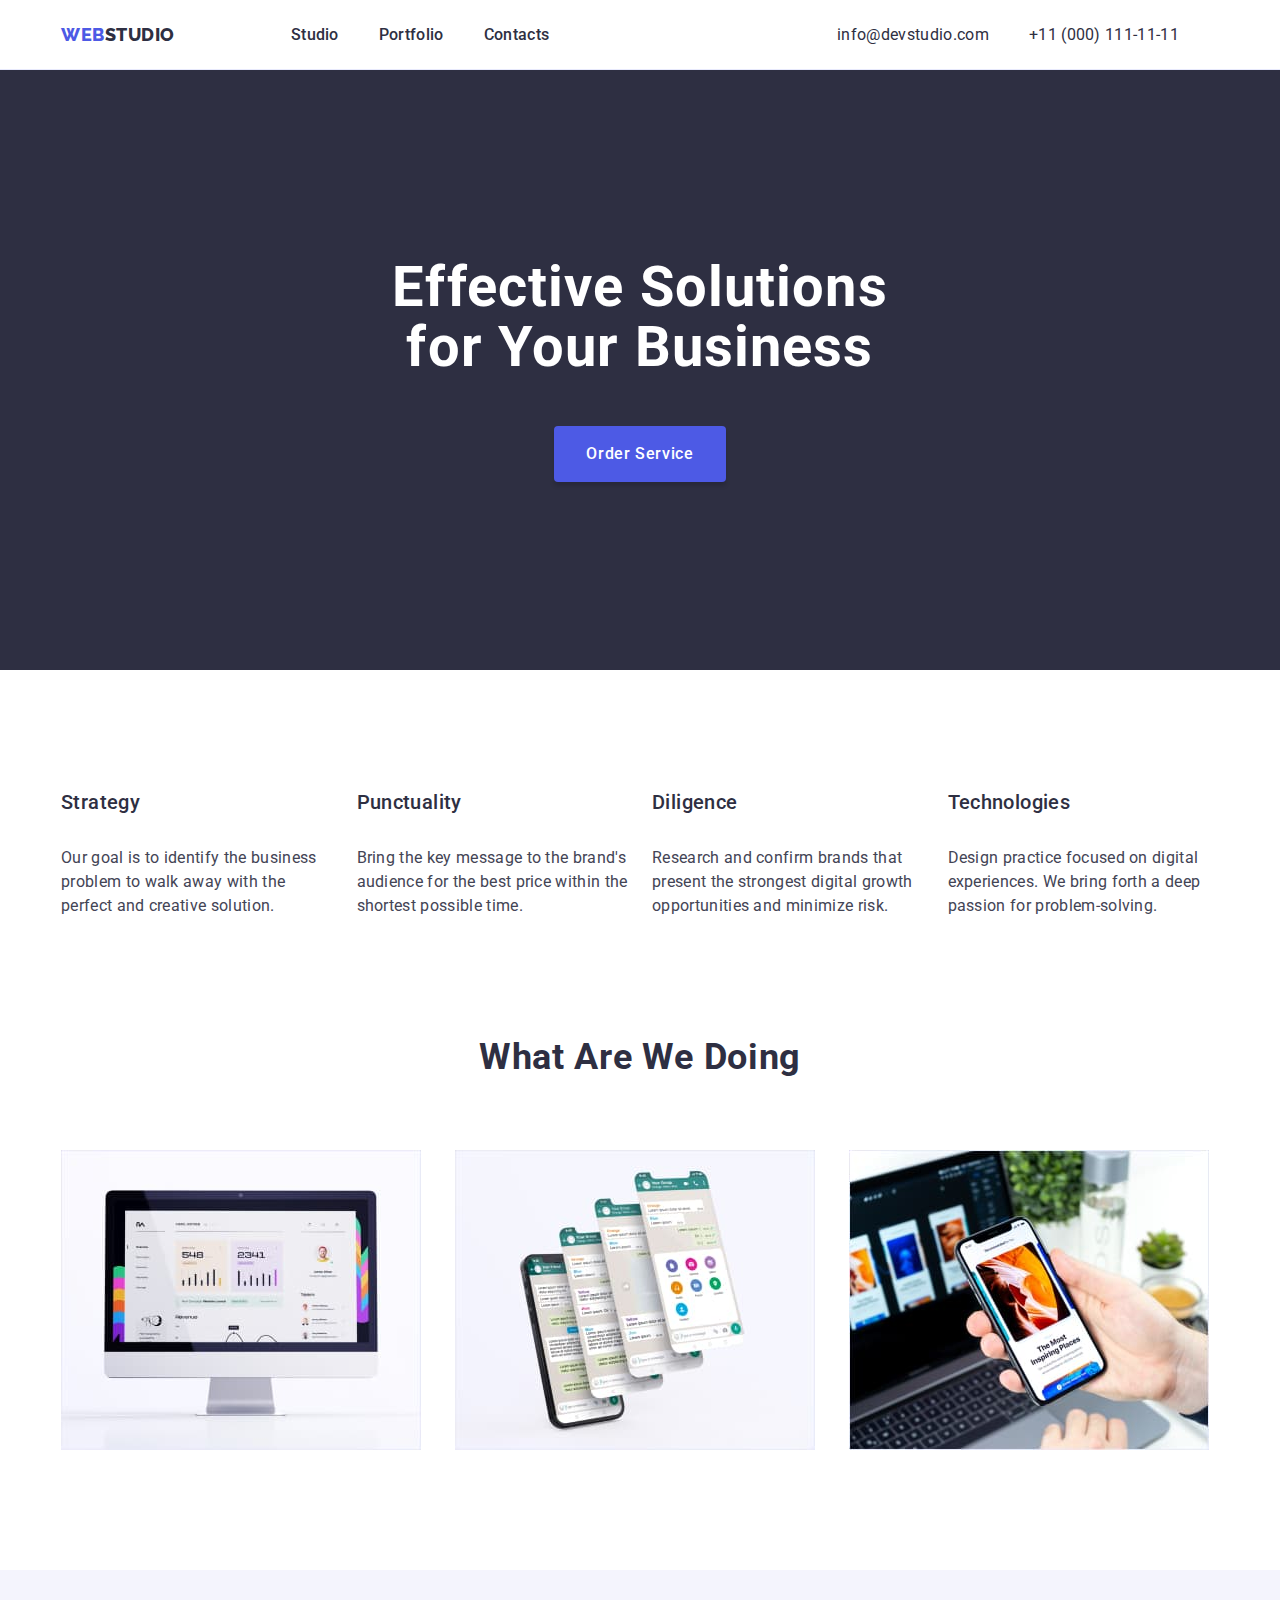
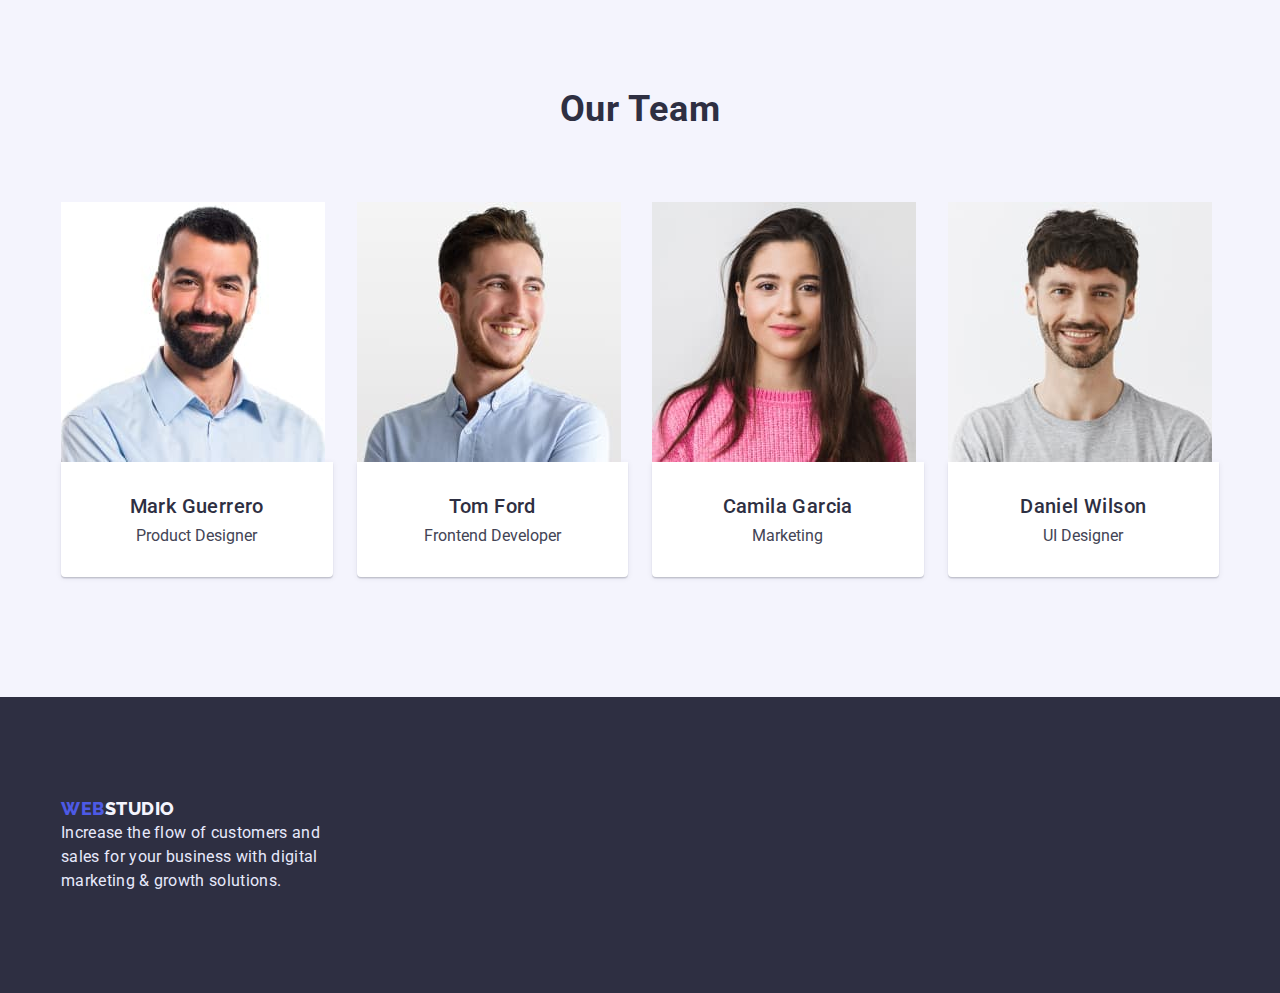
<file: index.html>
<!DOCTYPE html>
<html lang="en">
<head>
    <meta charset="UTF-8">
    <meta http-equiv="X-UA-Compatible" content="IE=edge">
    <meta name="viewport" content="width=device-width, initial-scale=1.0">
    <title>WebStudio</title>
    <link rel="preconnect" href="https://fonts.googleapis.com">
    <link rel="preconnect" href="https://fonts.gstatic.com" crossorigin>
    <link href="https://fonts.googleapis.com/css2?family=Raleway:wght@800&family=Roboto:wght@400;500;700;900&display=swap" rel="stylesheet">
    <link rel="stylesheet" href="https://cdnjs.cloudflare.com/ajax/libs/modern-normalize/1.1.0/modern-normalize.min.css" integrity="sha512-wpPYUAdjBVSE4KJnH1VR1HeZfpl1ub8YT/NKx4PuQ5NmX2tKuGu6U/JRp5y+Y8XG2tV+wKQpNHVUX03MfMFn9Q==" crossorigin="anonymous" referrerpolicy="no-referrer" />
<link rel="stylesheet" href="./css/style.css">
</head>
<body>
    <!--Head-->
    <header class="header">
            <div class="container"><div class="header-justify">
        <nav class="header-nav">
            <a class="first-logo"
            href="./index.html">Web<span class="second-logo link">Studio</span></a>
            <ul class="list nav-list">
                <li class="header-item"><a href="./index.html" class="header-link link">Studio</a></li>
                <li class="header-item"><a href="./portfolio.html" class="header-link link">Portfolio</a></li>
                <li class="header-item"><a href="#" class="header-link link">Contacts</a></li>
            </ul>
            
        </nav>
        <address class="contact-list">
             <ul class="contact-list list">
                <li class="contact-item"><a class="contact-mail link"
                    href="mailto:info@devstudio.com">info@devstudio.com</a>
                <li class="contact-item"><a class="contact-mail link"
                    href="tel:+110001111111">+11 (000) 111-11-11</a>
                </li>
            </ul>
        </address>
        </div>
        </div>
    </header>
    <!--Main-->
    <main>
    <!--Hero-->
    <!--Section 1-->
        <section class="hero">
            <div class="container">
            <h1 class="hero-title">Effective Solutions for Your Business</h1>
            <button type="button" class="button-hero">Order Service</button>
            </div>
        </section>
        <!--/Section 1-->
       <!--Section 2-->
       <section class="features-section">
        <div class="container">
        <h2 class="visually-hidden">Adantages</h2>
        <ul class="features-list">
        <li class="features-item item">
        <h3 class="features-title">Strategy</h3>
       <p class="features-desc"> Our goal is to identify the business
        problem to walk away with the perfect and creative solution.</p>
        </li>
        <li class="features-item item">
        <h3 class="features-title">Punctuality</h3>
        <p class="features-desc">Bring the key message to the brand's audience for the best price within the shortest possible time.</p>
        </li>
        <li class="features-item item">
        <h3 class="features-title">Diligence</h3>
        <p class="features-desc">Research and confirm brands that present the strongest digital growth opportunities and minimize risk.</p>
        </li>
        <li class="features-item item">
        <h3 class="features-title">Technologies</h3>
        <p class="features-desc">Design practice focused on digital experiences. We bring forth a deep passion for problem-solving.</p>
        </li>
        </ul>
        </div>
    </section>
    <!--/Section 2-->
<!--Section 3-->
<section class="abilities-section">
    <div class="container">
<h2 class="headline">What Are We Doing </h2>
<ul class="abilities-set">
    <li class="card-item"><img src="./images/rectangle-computer.jpg" width="360" alt="Computer"></li>
    <li class="card-item"><img src="./images/rectangle-screens.jpg" width="360" alt="Screens"></li>
    <li class="card-item"><img src="./images/rectangle-phone.jpg" width="360" alt="Phone and computer"></li>
</ul>
</div>
</section>
<!--/Section 3-->
<!--Section 4-->
<section class="team-section">
    <div class="container">
<h2 class="header-team">Our Team</h2>
<ul class="list team-list">
<li class="item"><img src="./images/new.jpg" width="264" alt="Man">
    <div class="team-descr">
    <h3 class="about-title">Mark Guerrero</h3>
    <p class="about-subtitle">Product Designer</p>
    </div>
</li>
<li class="item"><img src="./images/new1.jpg" width="264" alt="Man">
    <div class="team-descr">
    <h3 class="about-title">Tom Ford</h3>
    <p class="about-subtitle">Frontend Developer</p>
    </div>
</li>
<li class="item"><img src="./images/new2.jpg" width="264" alt="Woman">
    <div class="team-descr">
    <h3 class="about-title">Camila Garcia</h3>
    <p class="about-subtitle">Marketing</p>
    </div>
</li>
<li class="item"><img src="./images/new3.jpg" width="264" alt="Man">
    <div class="team-descr">
    <h3 class="about-title">Daniel Wilson</h3>
    <p class="about-subtitle">UI Designer</p>
    </div>
</li>
</ul>
</div>
</div>
</section>
<!--/Section 4-->
</main>
<!--/Main-->
    <!--Footer-->
    <footer>
    <footer class="page-footer">
        <div class="container">
        <a class="footer-logo"
        href="./index.html">Web<span class="footer-second-logo link">Studio</span></a>
    <p class="footer-description"> Increase the flow of customers and sales for your business with digital marketing & growth solutions.</p>
</footer>
</div>
</section>
<!--/Footer-->
</body>
</html>
</file>
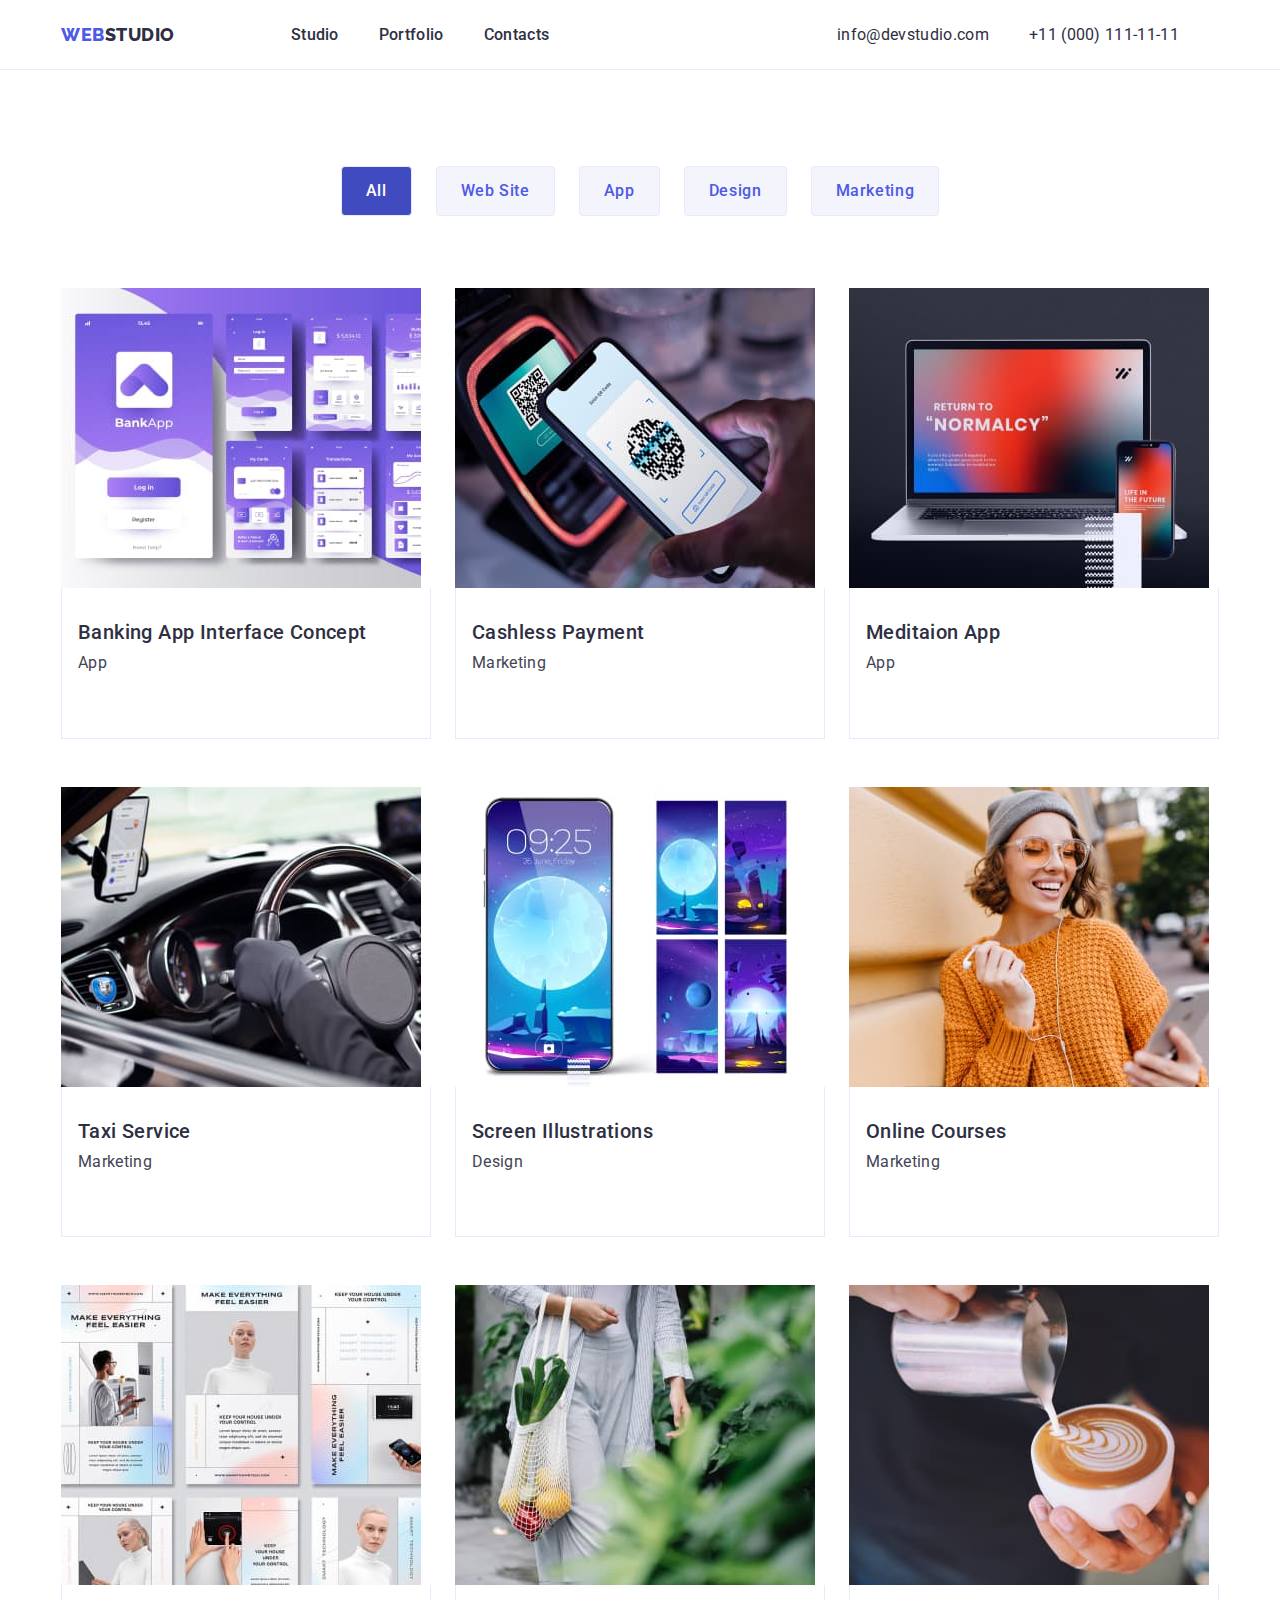
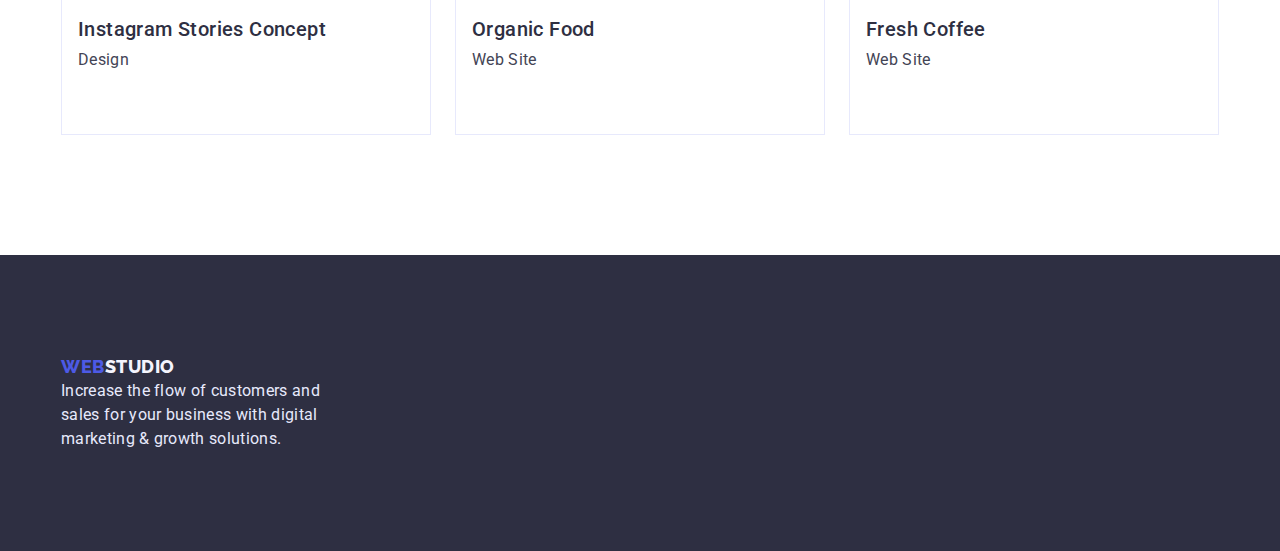
<file: portfolio.html>
<!DOCTYPE html>
<html lang="en">
<head>
    <meta charset="UTF-8">
    <meta http-equiv="X-UA-Compatible" content="IE=edge">
    <meta name="viewport" content="width=device-width, initial-scale=1.0">
    <title>Portfolio</title>
    <link rel="preconnect" href="https://fonts.googleapis.com">
    <link rel="preconnect" href="https://fonts.gstatic.com" crossorigin>
    <link href="https://fonts.googleapis.com/css2?family=Raleway:wght@800&family=Roboto:wght@400;500;700;900&display=swap" rel="stylesheet">
    <link rel="stylesheet" href="https://cdnjs.cloudflare.com/ajax/libs/modern-normalize/1.1.0/modern-normalize.min.css" integrity="sha512-wpPYUAdjBVSE4KJnH1VR1HeZfpl1ub8YT/NKx4PuQ5NmX2tKuGu6U/JRp5y+Y8XG2tV+wKQpNHVUX03MfMFn9Q==" crossorigin="anonymous" referrerpolicy="no-referrer" />
<link rel="stylesheet" href="./css/style.css">
</head>

<body>
        <!--Head-->
    <header class="header">
        <div class="container"><div class="header-justify">
        <nav class="header-nav">
            <a class="first-logo"
            href="./index.html">Web<span class="second-logo link">Studio</span></a>
            <ul class="list nav-list">
                <li class="header-item"><a href="./index.html" class="header-link link">Studio</a></li>
                <li class="header-item"><a href="./portfolio.html"class="header-link link ">Portfolio</a></li>
                <li class="header-item"><a href="./portfolio.html"class="header-link link">Contacts</a></li>
            </ul>
        </nav>
        <address class="contact-list">
             <ul class="contact-list list">
                <li class="contact-item"><a class="contact-mail link"
                    href="mailto:info@devstudio.com">info@devstudio.com</a>
                <li class="contact-item"><a class="contact-tel link"
                    href="tel:+110001111111">+11 (000) 111-11-11</a>
                </li>
            </ul>
        </address>
        </div>
        </div>
    </header>
    <!--/Head-->
   <!--Main-->
   <main>
    <!--Hero section-->
        <section class="about-hero-section">
            <div class="container">
            <h1 class="visually-hidden">Card and button list</h1>
            <ul class="about-button">
<li class="btn"><button type="button" class="button-primary">All</button></li>
<li class="btn"><button type="button" class="button-secondary">Web Site</button></li>
<li class="btn"><button type="button" class="button-secondary">App</button></li>
<li class="btn"><button type="button" class="button-secondary">Design</button></li>
<li class="btn"><button type="button" class="button-secondary">Marketing</button></li>          
            </ul>
        <ul class="about-list">
        <li class="about-item">
            <a class="link" href="./portfolio.html">
            <img class="img" src="./images/image1.jpg" width="360" alt="Screens" height="300">
            <div class="img-text">
            <h2 class="item-subtitle">Banking App Interface Concept</h2>
            <p class="about-subtitle-text">App</p>
            </div>
            </a>
            </li>
        <li class="about-item">
            <a class="link" href="./portfolio.html">
             <img src="./images/image2.jpg" width="360" alt="Qr-code" height="300">
            <div class="img-text">
             <h2 class="item-subtitle">Cashless Payment</h2>
            <p class="about-subtitle-text">Marketing</p>
            </div>
            </a>
            </li>
        <li class="about-item">
            <a class="link"href="./portfolio.html">
            <img src="./images/image3.jpg" width="360" alt="Phone-computer" height="300">
            <div class="img-text">
            <h2 class="item-subtitle">Meditaion App</h2>
            <p class="about-subtitle-text">App</p>
            </div>
            </a>
            </li>
        <li class="about-item">
            <a class="link"href="./portfolio.html">
            <img src="./images/image4.jpg" width="360" alt="Car" height="300">
            <div class="img-text">
            <h2 class="item-subtitle">Taxi Service</h2>
            <p class="about-subtitle-text">Marketing</p>
            </div>
            </a>
            </li>
        <li class="about-item">
            <a class="link"href="./portfolio.html"><img src="./images/image5.jpg" width="360" alt="Wallpaper" height="300">
           <div class="img-text">
            <h2 class="item-subtitle"> Screen Illustrations</h2>
            <p class="about-subtitle-text">Design</p>
            </div>
            </a>
            </li>
        <li class="about-item">
            <a class="link"href="./portfolio.html">
            <img src="./images/image6.jpg" width="360" alt="Girl" height="300">
            <div class="img-text">
            <h2 class="item-subtitle">Online Courses</h2>
            <p class="about-subtitle-text">Marketing</p>
            </div>
            </a>
            </li>
        <li class="about-item">
            <a class="link"href="./portfolio.html">
             <img src="./images/image7.jpg" width="360" alt="Information" height="300">
            <div class="img-text">
             <h2 class="item-subtitle">Instagram Stories Concept</h2>
             <p class="about-subtitle-text">Design</p>
             </div>
             </a>
             </li>
        <li class="about-item">
            <a class="link" href="./portfolio.html">
             <img src="./images/image8.jpg" width="360" alt="Woman-fruits" height="300">
             <div class="img-text">
             <h2 class="item-subtitle">Organic Food</h2>
             <p class="about-subtitle-text">Web Site</p>
             </div>
             </a>
            </li>
         <li class="about-item">
            <a class="link" href="./portfolio.html">
        <img src="./images/image9.jpg" width="360" alt="Coffee" height="300">
             <div class="img-text">
        <h2 class="item-subtitle">Fresh Coffee</h2>
             <p class="about-subtitle-text">Web Site</p>
             </div>
             </a>
         </li>
    </ul>
</div>
    </section>
    <!--/Hero section-->
    </main>
    <!--/Main-->
    <!--Footer-->
    <footer>
    <section class="footer-section">
    <footer class="page-footer">
        <div class="container">
        <a class="footer-logo"
        href="./portfolio.html">Web<span class="footer-second-logo link">Studio</span></a>
    <p class="footer-description"> Increase the flow of customers and sales for your business with digital marketing & growth solutions.</p>
    </footer>
    </div>
    </section>
    <!--/Footer-->
</body>
</html>
</file>
<file: css/style.css>
:root{
    --accent-text-color: #2E2F42;
    --button-color: #4D5AE5;
    --contact-color: #434455;
    --title-color: #FFFFFF;
    --background-color:#404BBF;
    --footer-color: #F4F4FD;
    --body-color:#434455;
    --description-color:#E7E9FC;
     }
.container{
   max-width: 1158px;
   padding:0 15px;
   margin:0 auto;
}
h1,h2,h3,h4,h5,h6,p,ul{
   margin:0;
   padding:0;
}
 .header {
   display: block;
 font-weight: 600;
 font-size: 40px;
 line-height: 1.1;
 color:var(--accent-text-color);
 text-decoration: none;
 border-bottom: 1px solid var(--description-color) ;
 }
.header-justify{
   display: flex;
   justify-content: space-between;
   align-items: center;
}
 .header.container{
   display: flex;
 }
 .header-container{
 display: flex;
 background: var(--title-color);
 }
 a.decoration{
 color:var(--button-color);
 text-decoration: none; 
 }
 .header-nav{
 font-weight: 600;
 text-transform: uppercase;
 display: flex;
 align-items: center;
 }
 .contact-list{
   margin-left: auto;
 }
 .header-nav.li{
    margin-right: 40px;
    margin-left: 70px;
 }
 .header-nav.link{
 display: block;

 }
 .header-nav.item:last-child{
    margin-right: 0;
 }
 .first-logo{
 font-family: 'Raleway';
 font-weight: 800;
 font-size: 18px;
 line-height: 1.33;
 letter-spacing: 0.03em;
 text-transform: uppercase;
 color:var(--button-color);
 text-decoration: none;
 }
 .second-logo link > span{
 font-family: 'Raleway';
 font-weight: 800;
 font-size: 18px;
 line-height: 1.33;
 letter-spacing: 0.03em;
 text-transform: uppercase;
 color:var(--accent-text-color);
 text-decoration: none;
 }
 .nav-list {
   display: flex;
   margin-left: 76px;
 }
 .header-item{
    display: flex;
    margin-left: 40px;
 }
 .header-link {
    display: flex;
    font-weight: 500;
    font-size: 16px;
     line-height: 1.33;
     letter-spacing: 0.02em;
     color: var(--accent-text-color);
     text-transform: capitalize;
     padding-top:24px;
     padding-bottom:24px;
 }
 .header-link:hover,
 .header-link:focus{
     color: var(--background-color);
 }
 .link {
     text-decoration: none;
     font-style: normal;
     color:var(--accent-text-color);
 }
 .hero-section{
   background-color: var(--primary-black-color);
   padding-top: 188px;
   padding-bottom: 188px;
   text-align: center;
 }
 .hero-title{
 font-weight: 700;
 font-size: 56px;
 line-height: 1.07;
 letter-spacing: 0.02em;
 color:var(--title-color);
 background:var(--accent-text-color);
 margin: 0 auto 48px auto;
 max-width: 500px;
 text-align: center;
 }

 .contact-mail:hover,
 .contact-tel:hover{
   color:var(--background-color);
 }
.contact-item,
.header-item{
    display: flex;
 }
 .contact-list{
    display: flex;
    align-items: center;
 }
.contact-item{
    display: flex; 
    margin-left: auto;
    margin-right: 40px;
    font-weight: 400;
    font-size: 16px;
    line-height: 1.5;
    letter-spacing: 0.02em;
    font-style: normal;
    color: var(--secondary-black-color);

 }
 .contact-tel link{
 font-size: 16px;
 line-height: 1.33;
 letter-spacing: 0.02em;
 color: var(--contact-color);

 }
 .contact-mail link{
 font-family: 'Roboto';
 font-style: normal;
 font-size: 16px;
 line-height: 1.33;
 letter-spacing: 0.02em;
 color:var(--contact-color);
 }
 body{
 font-family:'Roboto', sans-serif;
 color:var(--body-color);
 margin:0;
 padding-left:0;
 }
 .visually-hidden {
 position: absolute;
 width: 1px;
 height: 1px;
 margin: -1px;
 border: 0;
 padding: 0;
 white-space: nowrap;
 clip-path: inset(100%);
 clip: rect(0 0 0 0);
 overflow: hidden;
 }
 .hero{
 padding-top: 188px;
 padding-bottom:188px;
 background: var(--accent-text-color);
 }
 .hero-container{
    height: 600px;
    margin-bottom : 0;
 }
 .button-hero{
 font-family:inherit;
 font-weight: 500;
 font-size: 16px;
 line-height: 1.5;
 padding: 16px 32px;
 letter-spacing: 0.04em;
 color:var(--title-color);
 background:var(--button-color);
 display: block;
 margin:auto;
 box-shadow: 0px 4px 4px rgba(0, 0, 0, 0.15);
 border-radius: 4px;
 text-align: center;
 border: none;
 cursor: pointer;
 }
 .button-hero:hover,
 .button-hero:focus{
     color: var(--title-color);
     background:var(--background-color);
 }
 .about-button{
    display:flex;
    justify-content: center;
    margin-bottom: 72px;
    gap: 24px;
 }
 .button-primary{
 font-family:inherit;
 font-weight: 500;
 font-size: 16px;
 line-height: 24px;
 letter-spacing: 0.04em;
 color: var(--title-color);
 cursor: pointer;
 display: inline-block;
 background: var(--background-color) ;
 border-radius: 4px;
 border: 1px solid var(--description-color);
 padding: 12px 24px;
 }
 .button-primary:focus,
 .button-primary:hover{
 color: var(--button-color);
 }
 .button-secondary{
 font-family:inherit;
 font-weight: 500;
 font-size: 16px;
 line-height: 1.5;
 display: inline-block;
 letter-spacing: 0.04em;
 color: var(--button-color);
 cursor: pointer;
 background:var(--footer-color);
 border: 1px solid var(--description-color);
 border-radius: 4px;
 padding: 12px 24px;
 cursor: pointer;
 }
 .button-secondary:focus,
 .button-secondary:hover{
 color: var(--title-color);
 background-color: var(--background-color);
 }
 li{
 list-style-type:none;
 }
 .test-container{
    display: flex;
    width:1158px;
    padding-left:15px;
    padding-right:15px;
    margin-left: auto;
    margin-right: auto;
 }
.about-hero-section{
   padding-bottom:120px; 
   padding-top: 96px;
   padding-bottom : 72px;
}
 .about-list-set{
   display: flex;
   flex-wrap: wrap;
   gap:48px 24px;
   padding-left :0;
   margin:0;
 }
 img{
   display: block;
   max-width: 100%;
   height: auto;
 }
 .list-item {
   width:calc((100% - 48px) /3);
   margin-right: 24px;
   margin-bottom:48px;
   gap: 24px;
 }
.list-item:nth-child(-n+3){
flex-basis: calc((100% - 48px) /3);
}
 .about-item{
  flex-basis:calc((100% - 48px) /3);
   background: var(--title-color);
}
.img-text{
   padding-top:32px;
   padding-bottom: 32px;
   padding-left: 16px;
   margin-right: 0;
   border: 1px solid var(--description-color);
}
 .flex-container{
    display: flex;
    flex-wrap: wrap;
    display: contents;
 }
 .flex-element{
    width: calc(100%/3);
    margin-right: 30px;
 }
.flex-element:nth-child(3n){
    margin-right: 0;
}
 .flex-element:nth-child(3n+1){
    margin-right: 0;
 } 
 .features-section {
   padding-top: 120px;
   padding-bottom: 120px;
 }

 .features-item {
   display:flex;
   flex-wrap: wrap;
   gap: 24px;
   flex-basis: calc((100% - 72px) /4);
 }
 .features-title{
 font-weight: 500;
 font-size: 20px;
 line-height: 1.2;
 letter-spacing: 0.02em;
 color:var(--accent-text-color);
 margin-bottom: 8px;
 }
 .features-list{
   display:flex;
   gap:24px;
   flex-wrap: wrap;
 }
 .features-desc{
 font-weight: 400;
 font-size: 16px;
 line-height:1.5;
 letter-spacing: 0.02em;
 color:var(--body-color);
 }
 .headline{
 font-weight: 700;
 font-size: 36px;
 line-height: 1.11;
 letter-spacing: 0.02em;
 text-transform:capitalize;
 color:var(--accent-text-color);
 justify-content: center;
 text-align: center;
 margin-bottom: 72px;
 }
 .abilities-section{
   padding-bottom: 120px;
 }
 .abilities-set{
   display: flex;
   gap: 24px;
   flex-wrap: wrap;
 }
.abilities-set.item{
   flex-basis: calc((100% - 48px) / 2);
}
 .team-list{
  flex-basis: ;
   padding: 0;
   margin: 0;
   display: flex;
   justify-content: center;
   gap: 24px;
   flex-wrap: wrap;
 }
 .team-descr {
 padding: 32px 16px 32px 16px;
 background-color: var(--title-color);
 box-shadow: 0px 1px 6px rgb(46 47 66 / 8%), 0px 1px 1px rgb(46 47 66 / 16%), 0px 2px 1px rgb(46 47 66 / 8%);
 border-radius: 0px 0px 4px 4px;
 text-align: center;
 }
.item{
   flex-basis: calc((100% - 72px) / 4);
}

.card-item{
   flex-basis: calc((100% - 48px) / 3);
}
.card-content{
   padding-top: 32px;
   padding-right: 65px;
   padding-left: 65px;
 }
.abilities-cards{
   display: flex;
  }
 .team-section{
   padding-top: 120px;
  padding-bottom: 120px;
   background:var(--footer-color);
 }
 .header-team{
 font-weight: 700;
 font-size: 36px;
 line-height: 1.11;
 letter-spacing: 0.02em;
 text-transform: capitalize;
 color: var(--accent-text-color);
 text-align: center;
 margin-bottom: 72px;
 }
 .about-hero-section{
   padding-bottom: 120px;
 }
 .about-list{
 display: flex;
 flex-wrap: wrap;
 gap: 48px 24px;
 padding-left: 0;

 }
 .img-text{
   padding-top: 32px;
   padding-bottom: 32px;
   padding-left: 16px;
   border-top: none;
 }
 .about-description {
 font-weight: 500;
 font-size: 16px;
 line-height: 1.33;
 letter-spacing: 0.04em;
 color:var(--button-color);
 }
 .about-title {
 font-weight: 500;
 font-size: 20px;
 line-height: 1.2;
 letter-spacing: 0.02em;
 color:var(--accent-text-color);
 text-align: center;
 margin-bottom: 8px;
 }
 .list{
     list-style: none;
 }
 .about-subtitle-text{
 font-weight: 400;
 font-size: 16px;
 line-height: 1.33;
 letter-spacing: 0.02em;
 color:var(--body-color);
 text-align: center;
 margin-bottom: 32px;
 }
 .item-subtitle{
   font-weight: 500;
   font-size: 20px;
   line-height: 1.2;
   letter-spacing: 0.02em;
   color:var(--accent-text-color);
   text-align:left;
   margin-top: 32 px;
   margin-bottom: 8px;
   }
   .about-subtitle-text {
   font-weight: 400;
   font-size: 16px;
   line-height: 1.33;
   letter-spacing: 0.02em;
   color:var(--body-color);
   text-align:left;
  margin-bottom: 32px;
 }         
 .page-footer{
 color:var(--footer-color);
 background-color:var(--accent-text-color);
 padding-top: 100px;
 padding-bottom: 100px;
 }
 a.decoration{
 text-decoration: none; 
 }
 .footer-logo{
font-family:'Raleway';
 font-weight: 800;
 font-size: 18px;
 line-height: 1.3;
 letter-spacing: 0.03em;
 text-transform: uppercase;
 color:var(--button-color);
 text-decoration: none;
 margin-bottom: 16px;
 }
 .footer-second-logo {
 font-family:'Raleway';
 font-weight:800;
 font-size: 18px;
 line-height: 1.33;
 letter-spacing: 0.03em;
 text-transform: uppercase;
 color:var(--footer-color);
 text-decoration: none;
 }
 .footer-description{
 width:264px;
 font-size: 16px;
 line-height: 1.5;
 letter-spacing: 0.02em;
 color:var(--description-color);
 }
</file>
